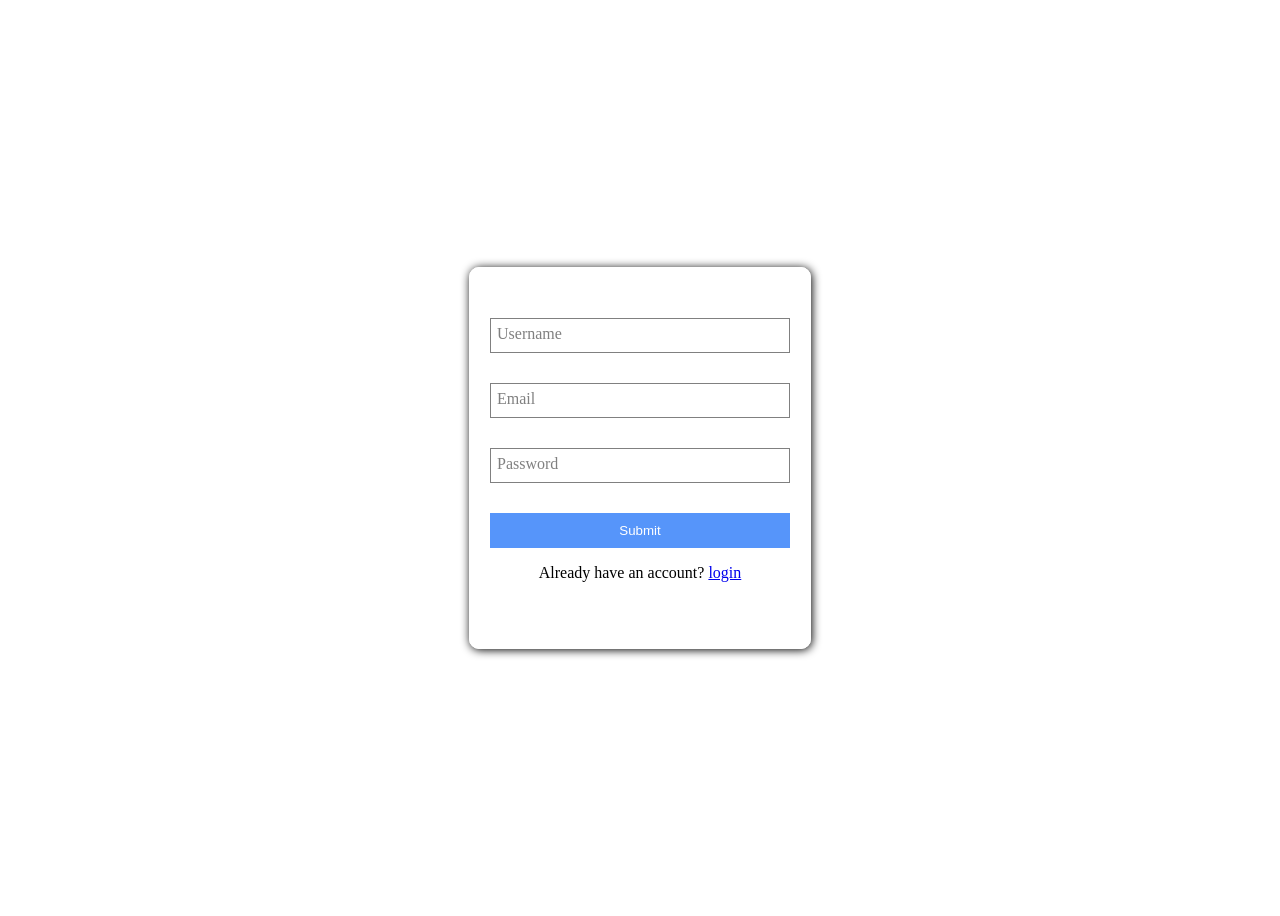
<file: index.html>
<!DOCTYPE html>
<html lang="en">
<head>
    <meta charset="UTF-8">
    <meta name="viewport" content="width=device-width, initial-scale=1.0">
    <title>Document</title>
    <link rel="stylesheet" href="folder/style.css">
</head>
<body>
    <div class="container">
        <form action="" method="get" >
            <div class="form-group">
                <input type="text" id="username" placeholder="">
                <label for="username">Username</label>
            </div>
            <div class="form-group">
                <input type="email" id="email" placeholder="">
                <label for="email">Email</label>
            </div>
            <div class="form-group">
                <input type="password" id="password" placeholder="">
                <label for="password">Password</label>
            </div>
            <button>Submit</button>
            <p>Already have an account? <a href="folder/login.html">login</a></p>
        </form>
    </div>
</body>
</html>
</file>
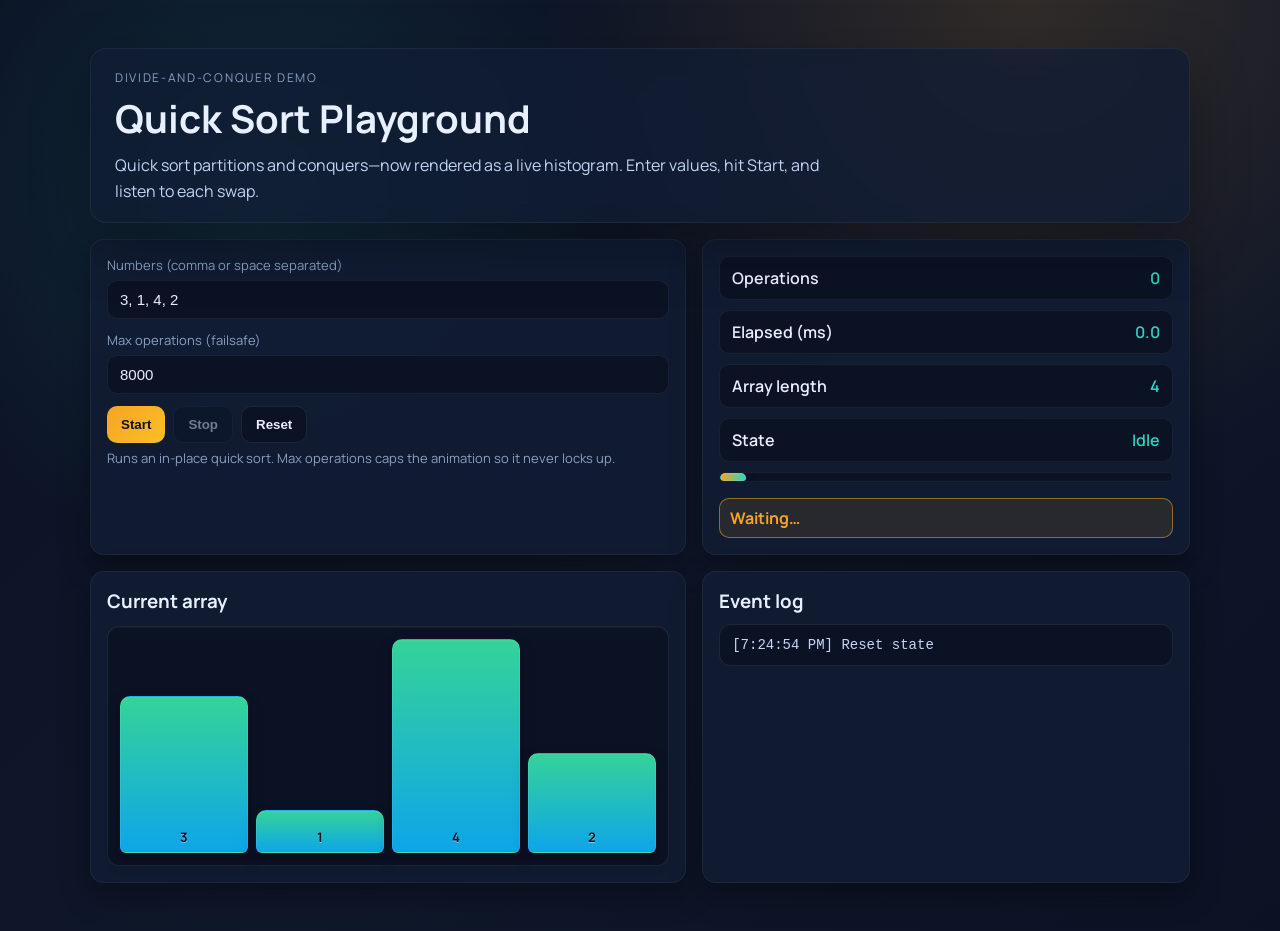
<file: sortAlgorithm/index.html>
<!DOCTYPE html>
<html lang="en">
<head>
    <meta charset="UTF-8">
    <meta name="viewport" content="width=device-width, initial-scale=1.0">
    <title>Quick Sort Playground</title>
    <link rel="preconnect" href="https://fonts.googleapis.com">
    <link rel="preconnect" href="https://fonts.gstatic.com" crossorigin>
    <link href="https://fonts.googleapis.com/css2?family=Manrope:wght@400;600;700&display=swap" rel="stylesheet">
    <style>
:root {
    --bg: #0f172a;
    --panel: #111c34;
    --muted: #8ba0c2;
    --text: #e8efff;
    --accent: #f5a524;
    --accent-2: #2dd4bf;
}

* { box-sizing: border-box; }

body {
    margin: 0;
    min-height: 100vh;
    font-family: 'Manrope', sans-serif;
    background: radial-gradient(circle at 20% 20%, rgba(45, 212, 191, 0.12), transparent 30%),
                radial-gradient(circle at 80% 0%, rgba(245, 165, 36, 0.15), transparent 35%),
                linear-gradient(135deg, #0b1224, #0f172a 55%, #0b1224);
    color: var(--text);
    display: flex;
    align-items: center;
    justify-content: center;
    padding: 48px 16px;
}

.wrap {
    width: min(1100px, 100%);
    display: grid;
    grid-template-columns: 1.1fr 0.9fr;
    grid-template-areas:
        "hero hero"
        "controls status"
        "array log";
    gap: 16px;
}

header {
    grid-area: hero;
    background: rgba(17, 28, 52, 0.75);
    backdrop-filter: blur(10px);
    border: 1px solid rgba(255, 255, 255, 0.06);
    border-radius: 16px;
    padding: 20px 24px 18px;
    box-shadow: 0 20px 60px rgba(0, 0, 0, 0.3);
}

.eyebrow {
    margin: 0;
    letter-spacing: 0.14em;
    text-transform: uppercase;
    color: var(--muted);
    font-size: 12px;
}

h1 {
    margin: 6px 0 8px;
    font-size: clamp(28px, 3vw, 40px);
}

.lede {
    margin: 0;
    max-width: 720px;
    color: #c2d4f3;
    line-height: 1.6;
}

.card {
    background: rgba(17, 28, 52, 0.9);
    border: 1px solid rgba(255, 255, 255, 0.05);
    border-radius: 14px;
    padding: 16px;
    box-shadow: 0 12px 30px rgba(0, 0, 0, 0.35);
}

.controls { grid-area: controls; }
.status { grid-area: status; display: grid; gap: 10px; align-content: start; }
.array { grid-area: array; }
.log { grid-area: log; }

.field { display: grid; gap: 6px; margin-bottom: 12px; }
label { color: var(--muted); font-size: 13px; }
input {
    width: 100%;
    padding: 10px 12px;
    border-radius: 10px;
    border: 1px solid rgba(255, 255, 255, 0.06);
    background: #0b1224;
    color: var(--text);
    font-size: 15px;
}

.buttons { display: flex; gap: 8px; flex-wrap: wrap; }
button {
    cursor: pointer;
    border: none;
    border-radius: 10px;
    padding: 10px 14px;
    font-weight: 700;
    color: #0b1224;
    background: linear-gradient(135deg, var(--accent), #fbbf24);
    transition: transform 120ms ease, box-shadow 150ms ease, filter 150ms ease;
}
button:hover { transform: translateY(-1px); filter: brightness(1.05); }
button:disabled { opacity: 0.45; cursor: not-allowed; transform: none; }
.ghost { background: #0b1224; color: var(--text); border: 1px solid rgba(255, 255, 255, 0.08); }

.hint { margin: 6px 0 0; color: var(--muted); font-size: 13px; }

.stat {
    display: flex;
    justify-content: space-between;
    padding: 10px 12px;
    background: #0b1224;
    border-radius: 10px;
    border: 1px solid rgba(255, 255, 255, 0.06);
    font-weight: 600;
}
.stat span { color: var(--accent-2); }

.progress {
    position: relative;
    height: 10px;
    background: #0b1224;
    border-radius: 999px;
    overflow: hidden;
    border: 1px solid rgba(255, 255, 255, 0.06);
}
.progress .bar {
    position: absolute;
    left: 0;
    top: 0;
    bottom: 0;
    width: 0%;
    background: linear-gradient(90deg, var(--accent), var(--accent-2));
}

.bars {
    display: flex;
    align-items: flex-end;
    gap: 8px;
    height: 240px;
    padding: 12px;
    background: #0b1224;
    border-radius: 12px;
    border: 1px solid rgba(255, 255, 255, 0.08);
    box-shadow: inset 0 1px 0 rgba(255, 255, 255, 0.04);
}
.bar {
    position: relative;
    flex: 1;
    min-width: 26px;
    border-radius: 10px 10px 6px 6px;
    border: 1px solid rgba(255, 255, 255, 0.08);
    box-shadow: 0 8px 16px rgba(0, 0, 0, 0.25), inset 0 1px 0 rgba(255, 255, 255, 0.06);
    transition: height 140ms ease, transform 120ms ease;
    overflow: hidden;
}
.bar:hover { transform: translateY(-3px); }
.bar.zero { background: #18243f; border-style: dashed; }
.bar .value {
    position: absolute;
    bottom: 6px;
    left: 50%;
    transform: translateX(-50%);
    font-weight: 700;
    font-size: 13px;
    color: #0b1224;
    text-shadow: 0 1px 0 rgba(255, 255, 255, 0.4);
    pointer-events: none;
}
.bars.empty { justify-content: center; align-items: center; color: var(--muted); font-weight: 600; }

.log-area {
    background: #0b1224;
    border-radius: 12px;
    border: 1px solid rgba(255, 255, 255, 0.08);
    padding: 12px;
    max-height: 240px;
    overflow: auto;
    font-family: "SFMono-Regular", "JetBrains Mono", "Fira Code", monospace;
    font-size: 14px;
    color: #c6d5f7;
}

.badge {
    display: inline-flex;
    align-items: center;
    gap: 6px;
    padding: 8px 10px;
    border-radius: 10px;
    background: rgba(45, 212, 191, 0.1);
    border: 1px solid rgba(45, 212, 191, 0.35);
    color: var(--accent-2);
    font-weight: 700;
    margin-top: 6px;
}

@media (max-width: 900px) {
    .wrap {
        grid-template-columns: 1fr;
        grid-template-areas:
            "hero"
            "controls"
            "status"
            "array"
            "log";
    }
}
    </style>
</head>
<body>
    <div class="wrap">
        <header>
            <p class="eyebrow">divide-and-conquer demo</p>
            <h1>Quick Sort Playground</h1>
            <p class="lede">Quick sort partitions and conquers—now rendered as a live histogram. Enter values, hit Start, and listen to each swap.</p>
        </header>

        <section class="controls card">
            <div class="field">
                <label for="numbers">Numbers (comma or space separated)</label>
                <input id="numbers" type="text" value="3, 1, 4, 2" autocomplete="off">
            </div>
            <div class="field">
                <label for="maxIterations">Max operations (failsafe)</label>
                <input id="maxIterations" type="number" min="1" value="8000">
            </div>
            <div class="buttons">
                <button id="startBtn">Start</button>
                <button id="stopBtn" class="ghost" disabled>Stop</button>
                <button id="resetBtn" class="ghost">Reset</button>
            </div>
            <p class="hint">Runs an in-place quick sort. Max operations caps the animation so it never locks up.</p>
        </section>

        <section class="status card">
            <div class="stat">Operations <span id="iteration">0</span></div>
            <div class="stat">Elapsed (ms) <span id="elapsed">0</span></div>
            <div class="stat">Array length <span id="length">0</span></div>
            <div class="stat">State <span id="state">Idle</span></div>
            <div class="progress"><div class="bar" id="progressBar"></div></div>
            <div class="badge" id="badge">Waiting…</div>
        </section>

        <section class="array card">
            <h3 style="margin: 0 0 12px;">Current array</h3>
            <div class="bars" id="arrayView"></div>
        </section>

        <section class="log card">
            <h3 style="margin: 0 0 10px;">Event log</h3>
            <div class="log-area" id="log"></div>
        </section>
    </div>

    <script>
const numbersInput = document.getElementById('numbers');
const maxIterationsInput = document.getElementById('maxIterations');
const startBtn = document.getElementById('startBtn');
const stopBtn = document.getElementById('stopBtn');
const resetBtn = document.getElementById('resetBtn');

const iterationEl = document.getElementById('iteration');
const elapsedEl = document.getElementById('elapsed');
const lengthEl = document.getElementById('length');
const stateEl = document.getElementById('state');
const progressBar = document.getElementById('progressBar');
const badge = document.getElementById('badge');
const arrayView = document.getElementById('arrayView');
const logArea = document.getElementById('log');

let data = [];
let operations = 0;
let running = false;
let startTime = 0;
let audioCtx = null;

const parseNumbers = () => {
    const raw = numbersInput.value.trim();
    if (!raw) return [];
    return raw
        .split(/[ ,]+/)
        .map(Number)
        .filter((n) => Number.isFinite(n));
};

const computeRanks = (arr) => {
    if (!arr.length) return [];
    const sorted = arr
        .map((v, idx) => ({ v, idx }))
        .sort((a, b) => (a.v === b.v ? a.idx - b.idx : a.v - b.v));
    const buckets = new Map();
    sorted.forEach((item, i) => {
        if (!buckets.has(item.v)) buckets.set(item.v, []);
        buckets.get(item.v).push(i);
    });
    return arr.map((v) => buckets.get(v).shift());
};

const renderArray = () => {
    if (!data.length) {
        arrayView.classList.add('empty');
        arrayView.textContent = 'No data to show';
        return;
    }

    arrayView.classList.remove('empty');
    const ranks = computeRanks(data);
    const maxRank = Math.max(1, data.length - 1);

    arrayView.innerHTML = data
        .map((n, idx) => {
            const rank = ranks[idx];
            const heightPct = data.length === 1 ? 100 : 20 + (80 * rank) / maxRank;
            const isPos = n >= 0;
            const gradientTop = isPos ? '#34d399' : '#fbbf24';
            const gradientBottom = isPos ? '#0ea5e9' : '#f97316';
            const extraClass = n === 0 ? ' zero' : '';
            return `
                <div class="bar${extraClass}" style="height:${heightPct}%; background: linear-gradient(180deg, ${gradientTop}, ${gradientBottom});">
                    <span class="value">${n}</span>
                </div>
            `;
        })
        .join('');
};

const log = (message) => {
    const time = new Date().toLocaleTimeString();
    const entry = `[${time}] ${message}`;
    logArea.textContent = `${entry}\n${logArea.textContent}`.trim().slice(0, 4000);
};

const updateStats = (status = 'Sorting') => {
    const maxOps = Number(maxIterationsInput.value) || 1;
    const elapsed = running ? performance.now() - startTime : 0;
    iterationEl.textContent = operations;
    elapsedEl.textContent = elapsed.toFixed(1);
    lengthEl.textContent = data.length;
    stateEl.textContent = status;
    const denom = Math.max(1, (data.length || 1) ** 2);
    const pct = Math.min(100, (operations / denom) * 100);
    progressBar.style.width = `${pct}%`;
};

const setBadge = (text, positive = false) => {
    badge.textContent = text;
    badge.style.borderColor = positive ? 'rgba(45, 212, 191, 0.55)' : 'rgba(245, 165, 36, 0.55)';
    badge.style.color = positive ? 'var(--accent-2)' : 'var(--accent)';
    badge.style.backgroundColor = positive ? 'rgba(45, 212, 191, 0.1)' : 'rgba(245, 165, 36, 0.1)';
};

const playSwapSound = (value) => {
    const vol = 0.12;
    if (!audioCtx) {
        const Ctx = window.AudioContext || window.webkitAudioContext;
        audioCtx = Ctx ? new Ctx() : null;
    }
    if (!audioCtx) return;
    const osc = audioCtx.createOscillator();
    const gain = audioCtx.createGain();
    const norm = Math.tanh(value || 0);
    osc.type = 'square';
    osc.frequency.value = 220 + Math.abs(norm) * 320;
    gain.gain.value = vol;
    osc.connect(gain);
    gain.connect(audioCtx.destination);
    const now = audioCtx.currentTime;
    gain.gain.setValueAtTime(vol, now);
    gain.gain.exponentialRampToValueAtTime(0.0001, now + 0.12);
    osc.start(now);
    osc.stop(now + 0.12);
};

const sleep = (ms) => new Promise((resolve) => setTimeout(resolve, ms));

const stopRun = (reason = 'Stopped') => {
    running = false;
    startBtn.disabled = false;
    stopBtn.disabled = true;
    setBadge(reason, reason === 'Sorted!');
    updateStats(reason);
};

const quickSortAnimate = async () => {
    const maxOps = Number(maxIterationsInput.value) || 1;
    const stack = [[0, data.length - 1]];

    while (stack.length && running) {
        const [low, high] = stack.pop();
        if (low >= high) continue;

        let i = low;
        let j = high;
        const pivot = data[Math.floor((low + high) / 2)];

        while (i <= j && running) {
            while (data[i] < pivot) i += 1;
            while (data[j] > pivot) j -= 1;
            if (i <= j) {
                [data[i], data[j]] = [data[j], data[i]];
                operations += 1;
                renderArray();
                updateStats('Sorting');
                playSwapSound(data[i]);
                if (operations >= maxOps) {
                    log('Stopped: max operations reached');
                    stopRun('Capped');
                    return;
                }
                i += 1;
                j -= 1;
                await sleep(30);
            }
        }

        if (low < j) stack.push([low, j]);
        if (i < high) stack.push([i, high]);
    }

    if (running) {
        log('Sorted via quick sort');
        stopRun('Sorted!');
    }
};

const start = async () => {
    data = parseNumbers();
    if (!data.length) {
        log('Enter at least one number.');
        setBadge('Need data');
        return;
    }

    operations = 0;
    running = true;
    startTime = performance.now();
    startBtn.disabled = true;
    stopBtn.disabled = false;
    setBadge('Sorting…');
    renderArray();
    updateStats('Sorting');
    log(`Starting quick sort with [${data.join(', ')}] (n=${data.length})`);
    await quickSortAnimate();
};

const reset = () => {
    data = parseNumbers();
    operations = 0;
    running = false;
    startBtn.disabled = false;
    stopBtn.disabled = true;
    setBadge('Waiting…');
    renderArray();
    updateStats('Idle');
    log('Reset state');
};

startBtn.addEventListener('click', start);
stopBtn.addEventListener('click', () => {
    log('Stopped by user');
    stopRun('Paused');
});
resetBtn.addEventListener('click', reset);

numbersInput.addEventListener('change', reset);
maxIterationsInput.addEventListener('change', reset);

// initial render
reset();
    </script>
</body>
</html>
</file>
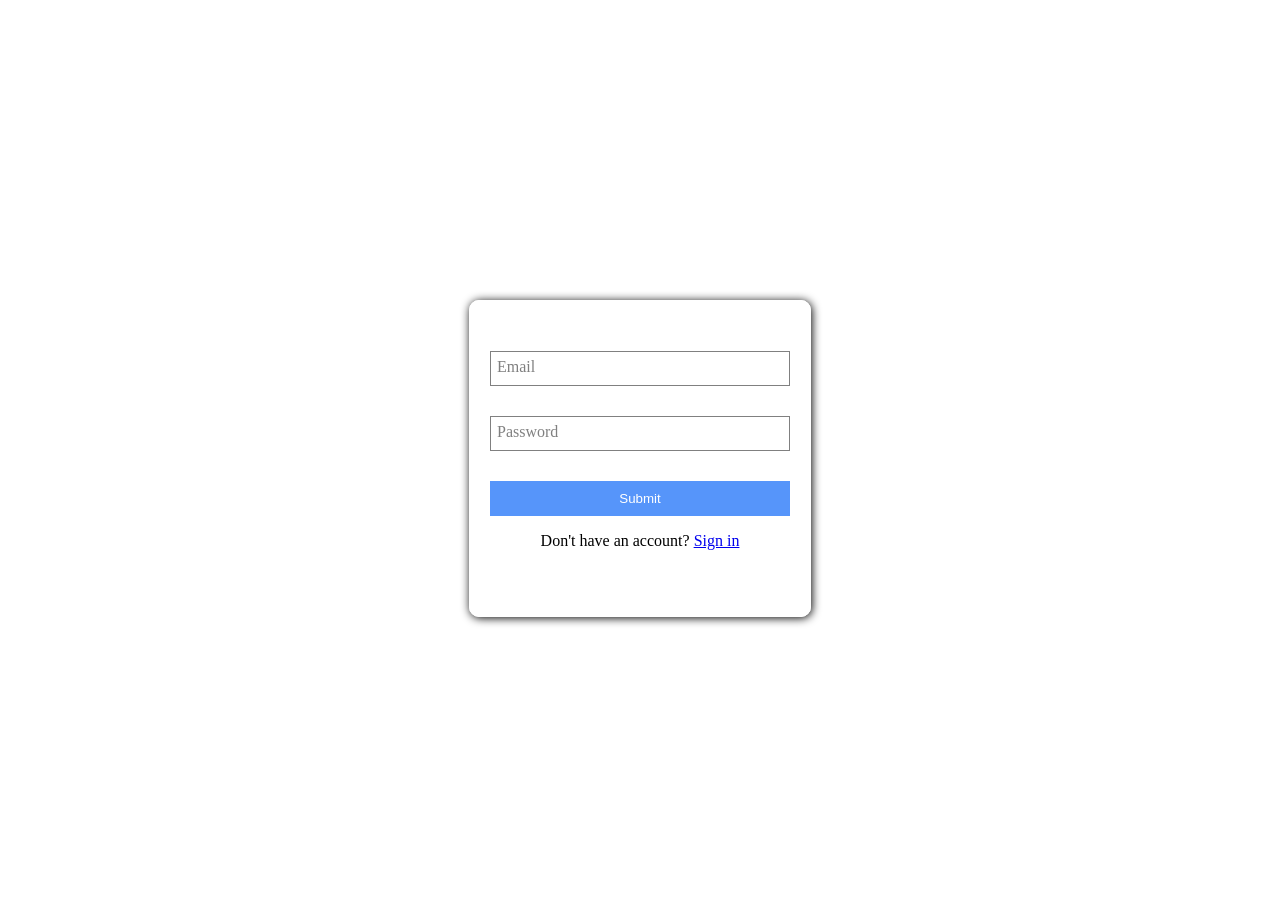
<file: folder/login.html>
<!DOCTYPE html>
<html lang="en">
<head>
    <meta charset="UTF-8">
    <meta name="viewport" content="width=device-width, initial-scale=1.0">
    <title>Document</title>
    <link rel="stylesheet" href="style.css">
</head>
<body>
    <div class="container">
        <form action="" method="get" >
            <div class="form-group">
                <input type="email" id="email" placeholder="">
                <label for="email">Email</label>
            </div>
            <div class="form-group">
                <input type="password" id="password" placeholder="">
                <label for="password">Password</label>
            </div>
            <button>Submit</button>
            <p>Don't have an account? <a href="../index.html">Sign in</a></p>
        </form>
    </div>
</body>
</html>
</file>
<file: folder/style.css>
:root{
            --color: rgb(86, 149, 250);
        }
        .container{
            height: 100vh;
            display: flex;
            justify-content: center;
            align-items: center;
            background-color: white;
            
        }
        form{
            border: 1px solid white;
            width: 300px;
            padding: 50px 20px;
            box-shadow: 1px 1px 10px 0px;
            border-radius: 10px;
        }
        .form-group{
            position: relative;
        }
        .form-group label{
            position: absolute;
            top: 7px;
            left: 7px;
            background-color: #fff;
            color: grey;
            transition: transform 0.3s ease;
            pointer-events: none;
        }
        .form-group input{
            width: 100%;
            box-sizing: border-box;
            height: 35px;
            margin-bottom: 30px;
            padding: 7px;
            border: 1px solid grey;
            cursor: pointer;
            

        }
        button{
            width: 100%;
            height: 35px;
            background-color: var(--color);
            border: none;
            color: white;
        }
        form p{
            text-align: center;
        }
        input:focus + label{
            transform: translateY(-16px);
            transition: transform 0.3s ease;
            color: var(--color);
        }
        input:focus{
            border: 1px solid var(--color);
            outline: none;
        }
        input:not(:placeholder-shown) + label{
            transform: translateY(-16px);
        }
</file>
